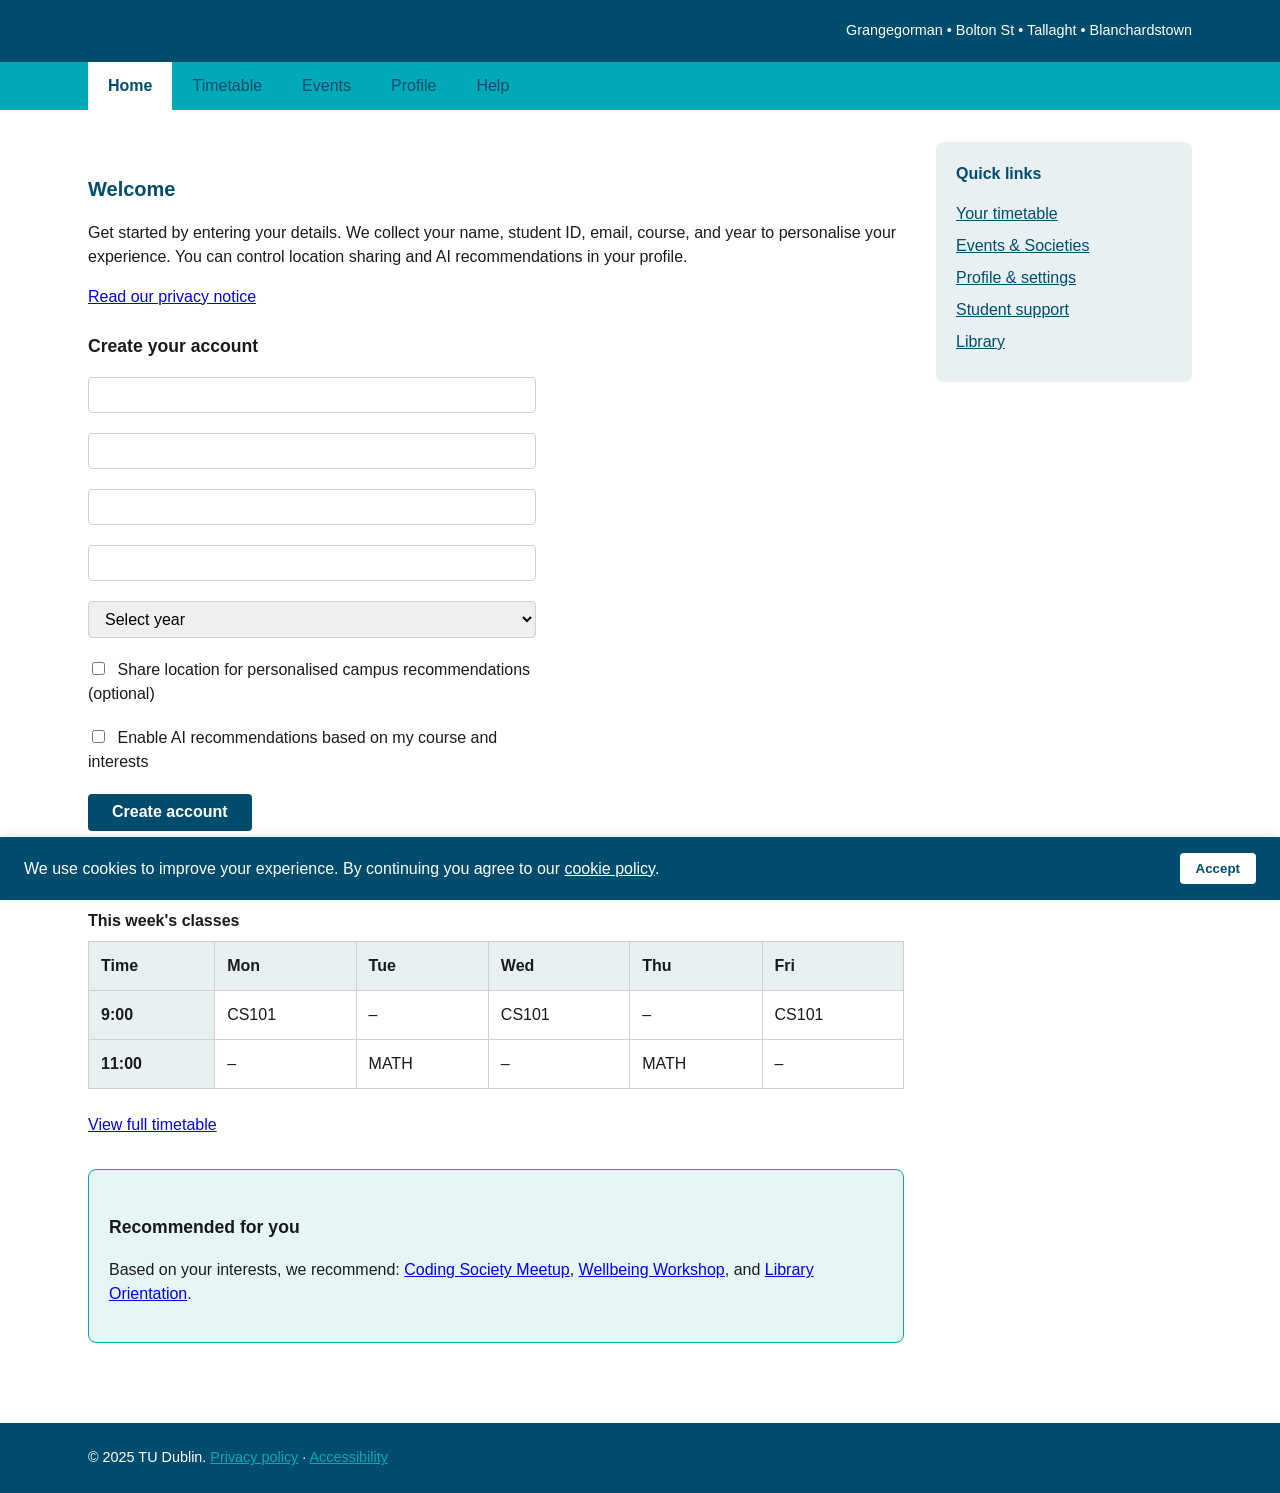
<file: sem2week17-main/index.html>
<!DOCTYPE html>
<html lang="en">
<head>
  <meta charset="utf-8">
  <meta name="viewport" content="width=device-width, initial-scale=1">
  <title>Campus Life Companion – TU Dublin</title>
  <link rel="stylesheet" href="styles.css">
</head>
<body>
  <a href="#main-content" class="skip-link">Skip to main content</a>

  <header class="site-header" role="banner">
    <div class="wrapper">
      <h1 class="logo"><a href="index.html">TU Dublin – Campus Life Companion</a></h1>
      <p class="subtitle">Grangegorman • Bolton St • Tallaght • Blanchardstown</p>
    </div>
  </header>

  <nav class="main-nav" aria-label="Main navigation">
    <div class="wrapper">
      <ul>
        <li><a href="index.html" aria-current="page">Home</a></li>
        <li><a href="timetable.html">Timetable</a></li>
        <li><a href="events.html">Events</a></li>
        <li><a href="profile.html">Profile</a></li>
        <li><a href="https://www.tudublin.ie/connect/technology-services/need-it-support/">Help</a></li>
      </ul>
    </div>
  </nav>

  <main id="main-content" class="main-content" role="main">
    <div class="wrapper">
      <div class="content-with-sidebar">
        <article>
          <section aria-labelledby="welcome-heading">
            <h2 id="welcome-heading">Welcome</h2>
            <p>Get started by entering your details. We collect your name, student ID, email, course, and year to personalise your experience. You can control location sharing and AI recommendations in your profile.</p>
            <p><a href="https://www.tudublin.ie/explore/gdpr/data-protection-policy/">Read our privacy notice</a></p>
          </section>

          <section aria-labelledby="form-heading">
            <form id="signup" aria-labelledby="form-heading">
              <h3 id="form-heading">Create your account</h3>
              <div class="form-group">
                <input type="text" id="name" name="name" required autocomplete="name">
              </div>
              <div class="form-group">
                <input type="text" id="sid" name="sid" required autocomplete="username">
              </div>
              <div class="form-group">
                <input type="email" id="email" name="email" required autocomplete="email">
              </div>
              <div class="form-group">
                <input type="text" id="course" name="course">
              </div>
              <div class="form-group">
                <select id="year" name="year">
                  <option value="">Select year</option>
                  <option value="1">Year 1</option>
                  <option value="2">Year 2</option>
                  <option value="3">Year 3</option>
                  <option value="4">Year 4</option>
                </select>
              </div>
              <div class="form-group">
                <input type="checkbox" name="location" id="location">
                <span>Share location for personalised campus recommendations (optional)</span>
              </div>
              <div class="form-group">
                <input type="checkbox" name="ai" id="ai">
                <span>Enable AI recommendations based on my course and interests</span>
              </div>
              <button type="submit">Create account</button>
            </form>
          </section>

          <section aria-labelledby="timetable-heading">
            <h2 id="timetable-heading">Quick glance – Your timetable</h2>
            <table>
              <caption>This week's classes</caption>
              <thead>
                <tr>
                  <th scope="col">Time</th>
                  <th scope="col">Mon</th>
                  <th scope="col">Tue</th>
                  <th scope="col">Wed</th>
                  <th scope="col">Thu</th>
                  <th scope="col">Fri</th>
                </tr>
              </thead>
              <tbody>
                <tr>
                  <th scope="row">9:00</th>
                  <td>CS101</td>
                  <td><span aria-hidden="true">–</span></td>
                  <td>CS101</td>
                  <td><span aria-hidden="true">–</span></td>
                  <td>CS101</td>
                </tr>
                <tr>
                  <th scope="row">11:00</th>
                  <td><span aria-hidden="true">–</span></td>
                  <td>MATH</td>
                  <td><span aria-hidden="true">–</span></td>
                  <td>MATH</td>
                  <td><span aria-hidden="true">–</span></td>
                </tr>
              </tbody>
            </table>
            <p><a href="timetable.html">View full timetable</a></p>
          </section>

          <section class="recommendations" aria-labelledby="rec-heading">
            <h3 id="rec-heading">Recommended for you</h3>
            <p>Based on your interests, we recommend: <a href="events.html">Coding Society Meetup</a>, <a href="events.html">Wellbeing Workshop</a>, and <a href="events.html">Library Orientation</a>.</p>
          </section>
        </article>

        <aside class="sidebar" aria-labelledby="quicklinks-heading">
          <h3 id="quicklinks-heading">Quick links</h3>
          <ul>
            <li><a href="timetable.html">Your timetable</a></li> 
            <li><li><a href="events.html">Events & Societies</a></li>
            <li><a href= "profile.html"> Profile & settings</a></li>
            <li><li><a href="https://www.tudublin.ie/for-students/contact-us/">Student support</a></li>
            <li><li><a href="https://www.tudublin.ie/library/">Library</a></li>
          </ul>
        </aside>
      </div>
    </div>
  </main>

  <footer class="site-footer" role="contentinfo">
    <div class="wrapper">
      <p>© 2025 TU Dublin. <a href="#">Privacy policy</a> · <a href="#">Accessibility</a></p>
    </div>
  </footer>

  <div id="cookie-banner" class="cookie-banner" role="dialog" aria-label="Cookie consent">
    <p>We use cookies to improve your experience. By continuing you agree to our <a href="#">cookie policy</a>.</p>
    <button type="button" data-cookie-accept>Accept</button>
  </div>

  <script src="app.js"></script>
</body>
</html>
</file>
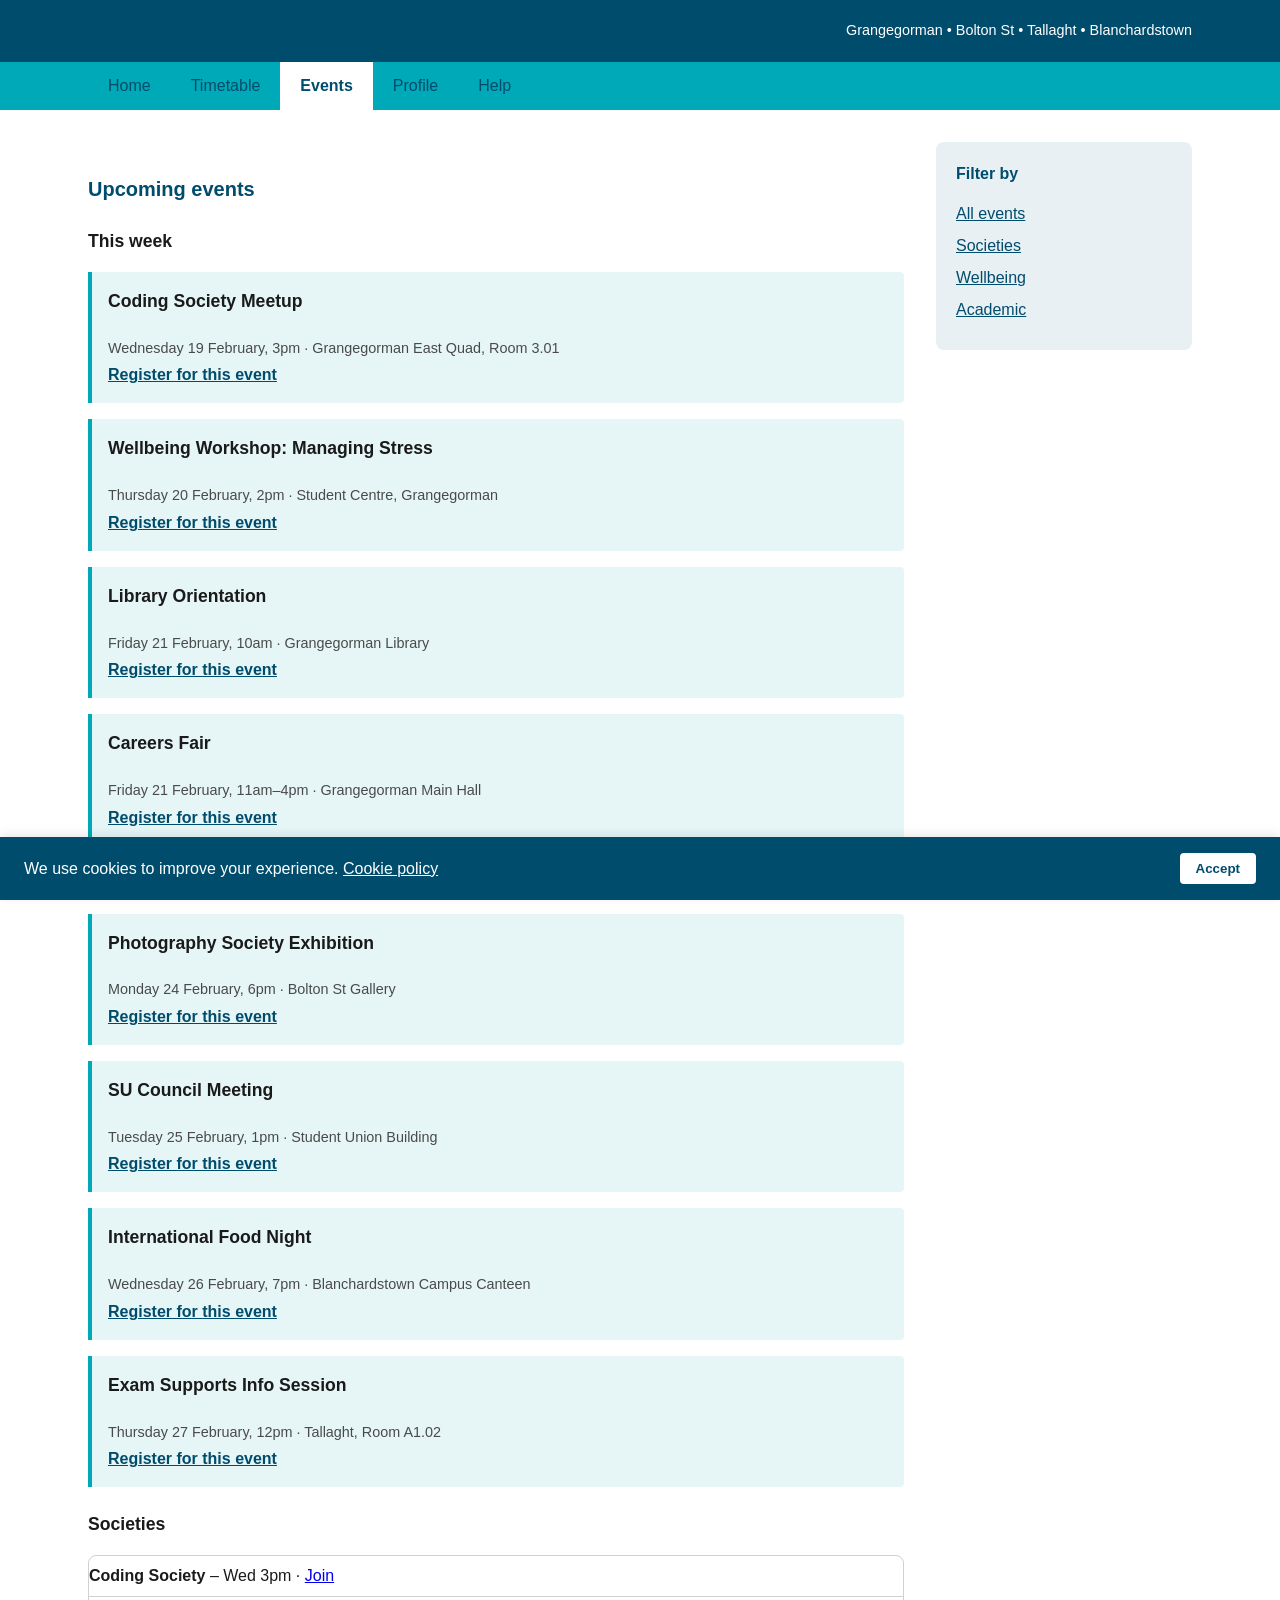
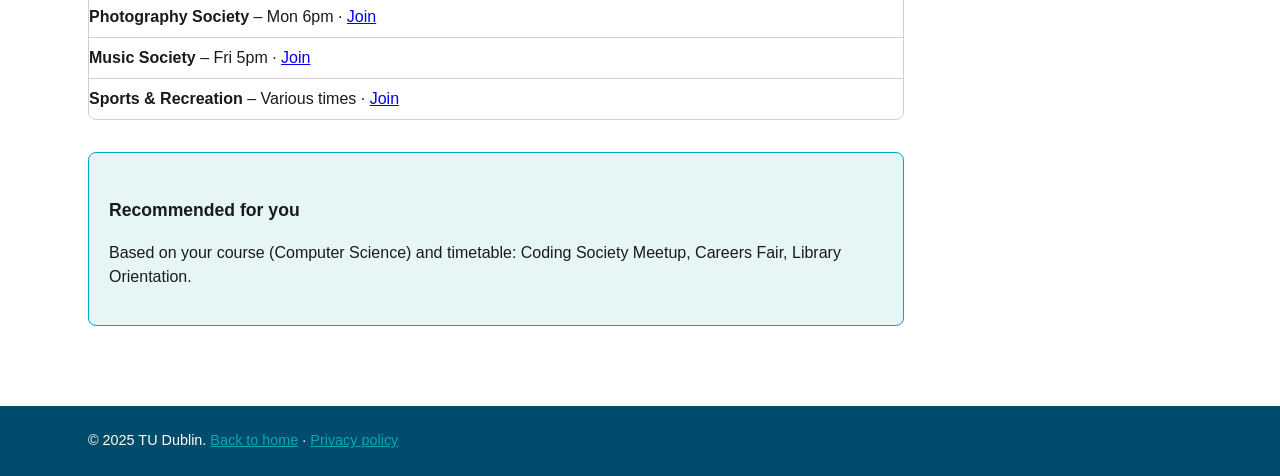
<file: sem2week17-main/events.html>
<!DOCTYPE html>
<html lang="en">
<head>
  <meta charset="utf-8">
  <meta name="viewport" content="width=device-width, initial-scale=1">
  <title>Events – Campus Life Companion</title>
  <link rel="stylesheet" href="styles.css">
</head>
<body>
  <a href="#main-content" class="skip-link">Skip to main content</a>

  <header class="site-header" role="banner">
    <div class="wrapper">
      <h1 class="logo"><a href="index.html">TU Dublin – Campus Life Companion</a></h1>
      <p class="subtitle">Grangegorman • Bolton St • Tallaght • Blanchardstown</p>
    </div>
  </header>

  <nav class="main-nav" aria-label="Main navigation">
    <div class="wrapper">
      <ul>
        <li><a href="index.html">Home</a></li>
        <li><a href="timetable.html">Timetable</a></li>
        <li><a href="events.html" aria-current="page">Events</a></li>
        <li><a href="profile.html">Profile</a></li>
        <li><a href="https://www.tudublin.ie/connect/technology-services/need-it-support/">Help</a></li>
      </ul>
    </div>
  </nav>

  <main id="main-content" class="main-content" role="main">
    <div class="wrapper">
      <div class="content-with-sidebar">
        <article>
          <header>
            <h2>Upcoming events</h2>
          </header>

          <section aria-labelledby="this-week-heading">
            <h3 id="this-week-heading">This week</h3>
            <article class="event-card">
              <h4>Coding Society Meetup</h4>
              <p class="meta"><time datetime="2025-02-19T15:00">Wednesday 19 February, 3pm</time> · Grangegorman East Quad, Room 3.01</p>
              <a href="#">Register for this event</a>
            </article>
            <article class="event-card">
              <h4>Wellbeing Workshop: Managing Stress</h4>
              <p class="meta"><time datetime="2025-02-20T14:00">Thursday 20 February, 2pm</time> · Student Centre, Grangegorman</p>
              <a href="#">Register for this event</a>
            </article>
            <article class="event-card">
              <h4>Library Orientation</h4>
              <p class="meta"><time datetime="2025-02-21T10:00">Friday 21 February, 10am</time> · Grangegorman Library</p>
              <a href="#">Register for this event</a>
            </article>
            <article class="event-card">
              <h4>Careers Fair</h4>
              <p class="meta"><time datetime="2025-02-21T11:00">Friday 21 February, 11am–4pm</time> · Grangegorman Main Hall</p>
              <a href="#">Register for this event</a>
            </article>
          </section>

          <section aria-labelledby="next-week-heading">
            <h3 id="next-week-heading">Next week</h3>
            <article class="event-card">
              <h4>Photography Society Exhibition</h4>
              <p class="meta"><time datetime="2025-02-24T18:00">Monday 24 February, 6pm</time> · Bolton St Gallery</p>
              <a href="#">Register for this event</a>
            </article>
            <article class="event-card">
              <h4>SU Council Meeting</h4>
              <p class="meta"><time datetime="2025-02-25T13:00">Tuesday 25 February, 1pm</time> · Student Union Building</p>
              <a href="#">Register for this event</a>
            </article>
            <article class="event-card">
              <h4>International Food Night</h4>
              <p class="meta"><time datetime="2025-02-26T19:00">Wednesday 26 February, 7pm</time> · Blanchardstown Campus Canteen</p>
              <a href="#">Register for this event</a>
            </article>
            <article class="event-card">
              <h4>Exam Supports Info Session</h4>
              <p class="meta"><time datetime="2025-02-27T12:00">Thursday 27 February, 12pm</time> · Tallaght, Room A1.02</p>
              <a href="#">Register for this event</a>
            </article>
          </section>

          <section aria-labelledby="societies-heading">
            <h3 id="societies-heading">Societies</h3>
            <ul class="card societies-list">
              <li><strong>Coding Society</strong> – Wed 3pm · <a href="#">Join</a></li>
              <li><strong>Photography Society</strong> – Mon 6pm · <a href="#">Join</a></li>
              <li><strong>Music Society</strong> – Fri 5pm · <a href="#">Join</a></li>
              <li><strong>Sports & Recreation</strong> – Various times · <a href="#">Join</a></li>
            </ul>
          </section>

          <section class="recommendations" aria-labelledby="rec-heading">
            <h3 id="rec-heading">Recommended for you</h3>
            <p>Based on your course (Computer Science) and timetable: Coding Society Meetup, Careers Fair, Library Orientation.</p>
          </section>
        </article>

        <aside class="sidebar" aria-labelledby="filter-heading">
          <h3 id="filter-heading">Filter by</h3>
          <ul>
            <li><a href="#">All events</a></li>
            <li><a href="#">Societies</a></li>
            <li><a href="#">Wellbeing</a></li>
            <li><a href="#">Academic</a></li>
          </ul>
        </aside>
      </div>
    </div>
  </main>

  <footer class="site-footer" role="contentinfo">
    <div class="wrapper">
      <p>© 2025 TU Dublin. <a href="index.html">Back to home</a> · <a href="#">Privacy policy</a></p>
    </div>
  </footer>

  <div id="cookie-banner" class="cookie-banner" role="dialog" aria-label="Cookie consent">
    <p>We use cookies to improve your experience. <a href="#">Cookie policy</a></p>
    <button type="button" data-cookie-accept>Accept</button>
  </div>

  <script src="app.js"></script>
</body>
</html>
</file>
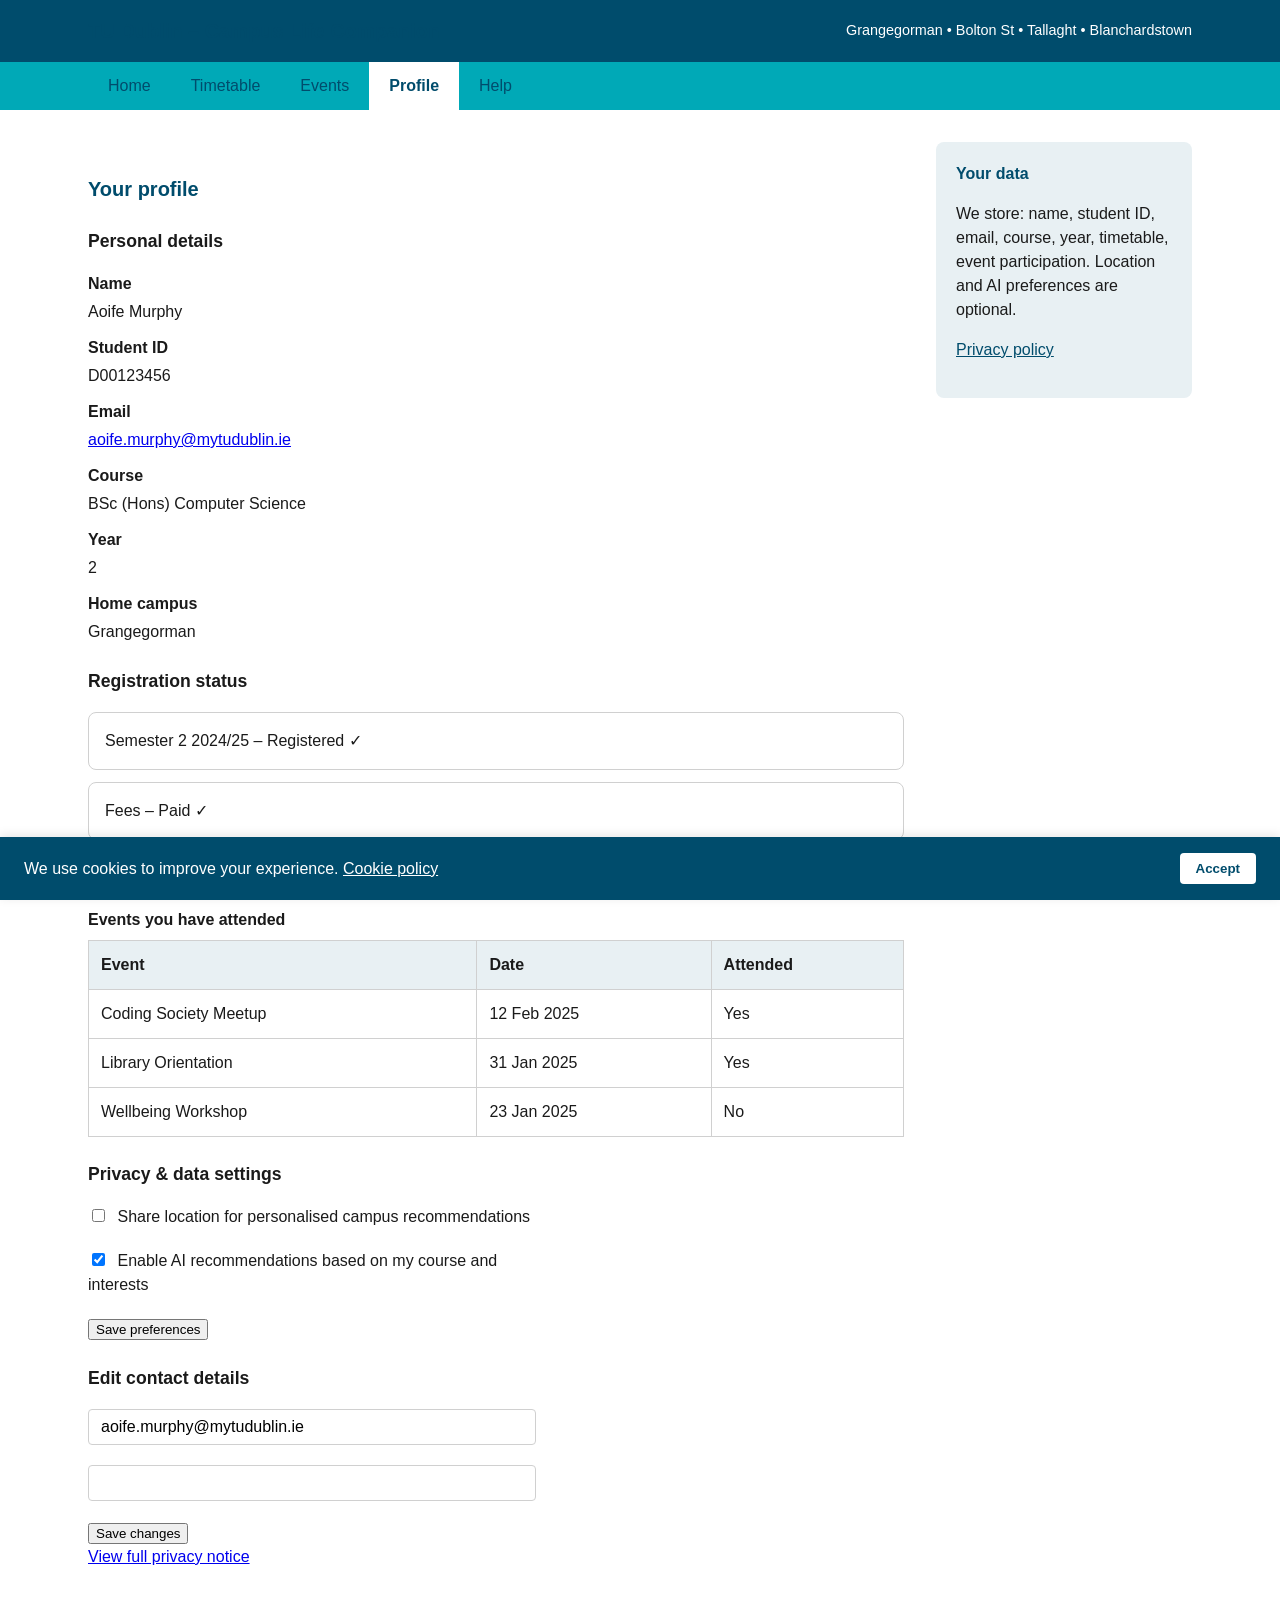
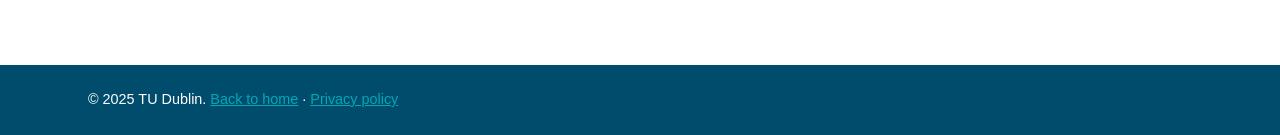
<file: sem2week17-main/profile.html>
<!DOCTYPE html>
<html lang="en">
<head>
  <meta charset="utf-8">
  <meta name="viewport" content="width=device-width, initial-scale=1">
  <title>Profile – Campus Life Companion</title>
  <link rel="stylesheet" href="styles.css">
</head>
<body>
  <a href="#main-content" class="skip-link">Skip to main content</a>

  <header class="site-header" role="banner">
    <div class="wrapper">
      <h1 class="logo"><a href="index.html">TU Dublin – Campus Life Companion</a></h1>
      <p class="subtitle">Grangegorman • Bolton St • Tallaght • Blanchardstown</p>
    </div>
  </header>

  <nav class="main-nav" aria-label="Main navigation">
    <div class="wrapper">
      <ul>
        <li><a href="index.html">Home</a></li>
        <li><a href="timetable.html">Timetable</a></li>
        <li><a href="events.html">Events</a></li>
        <li><a href="profile.html" aria-current="page">Profile</a></li>
        <li><a href="https://www.tudublin.ie/connect/technology-services/need-it-support/">Help</a></li>
      </ul>
    </div>
  </nav>

  <main id="main-content" class="main-content" role="main">
    <div class="wrapper">
      <div class="content-with-sidebar">
        <article>
          <header>
            <h2>Your profile</h2>
          </header>

          <section aria-labelledby="details-heading">
            <h3 id="details-heading">Personal details</h3>
            <dl>
              <dt>Name</dt>
              <dd>Aoife Murphy</dd>
              <dt>Student ID</dt>
              <dd>D00123456</dd>
              <dt>Email</dt>
              <dd><a href="mailto:aoife.murphy@mytudublin.ie">aoife.murphy@mytudublin.ie</a></dd>
              <dt>Course</dt>
              <dd>BSc (Hons) Computer Science</dd>
              <dt>Year</dt>
              <dd>2</dd>
              <dt>Home campus</dt>
              <dd>Grangegorman</dd>
            </dl>
          </section>

          <section aria-labelledby="registration-heading">
            <h3 id="registration-heading">Registration status</h3>
            <ul class="list-unstyled">
              <li class="card">Semester 2 2024/25 – Registered ✓</li>
              <li class="card">Fees – Paid ✓</li>
            </ul>
          </section>

          <section aria-labelledby="participation-heading">
            <h3 id="participation-heading">Event participation</h3>
            <table>
              <caption>Events you have attended</caption>
              <thead>
                <tr>
                  <th scope="col">Event</th>
                  <th scope="col">Date</th>
                  <th scope="col">Attended</th>
                </tr>
              </thead>
              <tbody>
                <tr>
                  <td>Coding Society Meetup</td>
                  <td><time datetime="2025-02-12">12 Feb 2025</time></td>
                  <td>Yes</td>
                </tr>
                <tr>
                  <td>Library Orientation</td>
                  <td><time datetime="2025-01-31">31 Jan 2025</time></td>
                  <td>Yes</td>
                </tr>
                <tr>
                  <td>Wellbeing Workshop</td>
                  <td><time datetime="2025-01-23">23 Jan 2025</time></td>
                  <td>No</td>
                </tr>
              </tbody>
            </table>
          </section>

          <section id="privacy" aria-labelledby="privacy-heading">
            <h3 id="privacy-heading">Privacy & data settings</h3>
            <form>
              <div class="form-group">
                <input type="checkbox" name="location" id="location">
                <span>Share location for personalised campus recommendations</span>
              </div>
              <div class="form-group">
                <input type="checkbox" name="ai" id="ai" checked>
                <span>Enable AI recommendations based on my course and interests</span>
              </div>
              <button type="button">Save preferences</button>
            </form>
          </section>

          <section aria-labelledby="contact-heading">
            <h3 id="contact-heading">Edit contact details</h3>
            <form>
              <div class="form-group">
                <input type="email" id="email-edit" value="aoife.murphy@mytudublin.ie">
              </div>
              <div class="form-group">
                <input type="tel" id="phone">
              </div>
              <button type="button">Save changes</button>
            </form>
          </section>

          <p><a href="#">View full privacy notice</a></p>
        </article>

        <aside class="sidebar" aria-labelledby="data-heading">
          <h3 id="data-heading">Your data</h3>
          <p>We store: name, student ID, email, course, year, timetable, event participation. Location and AI preferences are optional.</p>
          <p><a href="https://www.tudublin.ie/explore/gdpr/data-protection-policy/">Privacy policy</a></p>
        </aside>
      </div>
    </div>
  </main>

  <footer class="site-footer" role="contentinfo">
    <div class="wrapper">
      <p>© 2025 TU Dublin. <a href="index.html">Back to home</a> · <a href="#">Privacy policy</a></p>
    </div>
  </footer>

  <div id="cookie-banner" class="cookie-banner" role="dialog" aria-label="Cookie consent">
    <p>We use cookies to improve your experience. <a href="#">Cookie policy</a></p>
    <button type="button" data-cookie-accept>Accept</button>
  </div>

  <script src="app.js"></script>
</body>
</html>
</file>
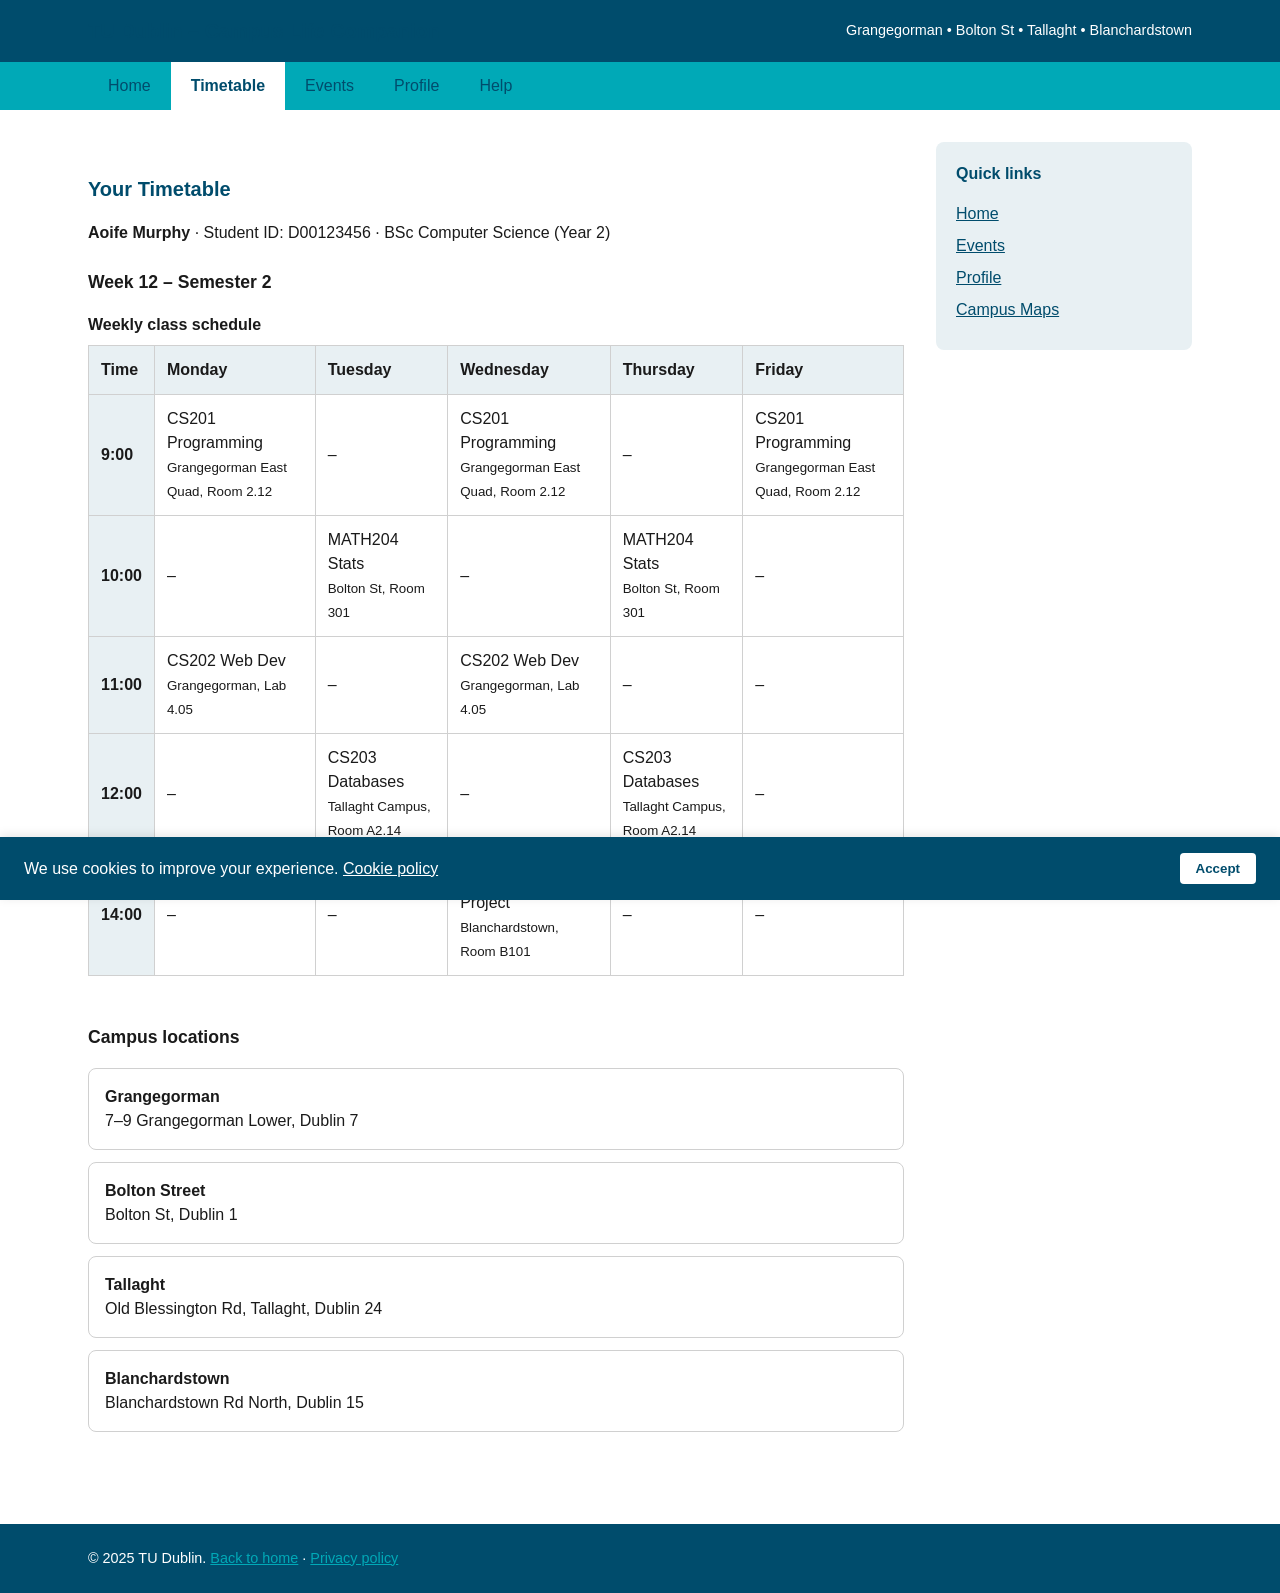
<file: sem2week17-main/timetable.html>
<!DOCTYPE html>
<html lang="en">
<head>
  <meta charset="utf-8">
  <meta name="viewport" content="width=device-width, initial-scale=1">
  <title>Your Timetable – Campus Life Companion</title>
  <link rel="stylesheet" href="styles.css">
</head>
<body>
  <a href="#main-content" class="skip-link">Skip to main content</a>

  <header class="site-header" role="banner">
    <div class="wrapper">
      <h1 class="logo"><a href="index.html">TU Dublin – Campus Life Companion</a></h1>
      <p class="subtitle">Grangegorman • Bolton St • Tallaght • Blanchardstown</p>
    </div>
  </header>

  <nav class="main-nav" aria-label="Main navigation">
    <div class="wrapper">
      <ul>
        <li><a href="index.html">Home</a></li>
        <li><a href="timetable.html" aria-current="page">Timetable</a></li>
        <li><a href="events.html">Events</a></li>
        <li><a href="profile.html">Profile</a></li>
        <li><a href="help.html#">Help</a></li>
      </ul>
    </div>
  </nav>

  <main id="main-content" class="main-content" role="main">
    <div class="wrapper">
      <div class="content-with-sidebar">
        <article>
          <header>
            <h2>Your Timetable</h2>
            <p><strong>Aoife Murphy</strong> · Student ID: D00123456 · BSc Computer Science (Year 2)</p>
          </header>

          <section aria-labelledby="schedule-heading">
            <h3 id="schedule-heading">Week 12 – Semester 2</h3>
            <div class="table-scroll">
              <table>
                <caption>Weekly class schedule</caption>
                <thead>
                  <tr>
                    <th scope="col">Time</th>
                    <th scope="col">Monday</th>
                    <th scope="col">Tuesday</th>
                    <th scope="col">Wednesday</th>
                    <th scope="col">Thursday</th>
                    <th scope="col">Friday</th>
                  </tr>
                </thead>
                <tbody>
                  <tr>
                    <th scope="row">9:00</th>
                    <td>CS201 Programming<br><small>Grangegorman East Quad, Room 2.12</small></td>
                    <td><span aria-hidden="true">–</span></td>
                    <td>CS201 Programming<br><small>Grangegorman East Quad, Room 2.12</small></td>
                    <td><span aria-hidden="true">–</span></td>
                    <td>CS201 Programming<br><small>Grangegorman East Quad, Room 2.12</small></td>
                  </tr>
                  <tr>
                    <th scope="row">10:00</th>
                    <td><span aria-hidden="true">–</span></td>
                    <td>MATH204 Stats<br><small>Bolton St, Room 301</small></td>
                    <td><span aria-hidden="true">–</span></td>
                    <td>MATH204 Stats<br><small>Bolton St, Room 301</small></td>
                    <td><span aria-hidden="true">–</span></td>
                  </tr>
                  <tr>
                    <th scope="row">11:00</th>
                    <td>CS202 Web Dev<br><small>Grangegorman, Lab 4.05</small></td>
                    <td><span aria-hidden="true">–</span></td>
                    <td>CS202 Web Dev<br><small>Grangegorman, Lab 4.05</small></td>
                    <td><span aria-hidden="true">–</span></td>
                    <td><span aria-hidden="true">–</span></td>
                  </tr>
                  <tr>
                    <th scope="row">12:00</th>
                    <td><span aria-hidden="true">–</span></td>
                    <td>CS203 Databases<br><small>Tallaght Campus, Room A2.14</small></td>
                    <td><span aria-hidden="true">–</span></td>
                    <td>CS203 Databases<br><small>Tallaght Campus, Room A2.14</small></td>
                    <td><span aria-hidden="true">–</span></td>
                  </tr>
                  <tr>
                    <th scope="row">14:00</th>
                    <td><span aria-hidden="true">–</span></td>
                    <td><span aria-hidden="true">–</span></td>
                    <td>SOFT201 Group Project<br><small>Blanchardstown, Room B101</small></td>
                    <td><span aria-hidden="true">–</span></td>
                    <td><span aria-hidden="true">–</span></td>
                  </tr>
                </tbody>
              </table>
            </div>
          </section>

          <section aria-labelledby="locations-heading">
            <h3 id="locations-heading">Campus locations</h3>
            <ul class="list-unstyled">
              <li class="card">
                <strong>Grangegorman</strong><br>
                <address>7–9 Grangegorman Lower, Dublin 7</address>
              </li>
              <li class="card">
                <strong>Bolton Street</strong><br>
                <address>Bolton St, Dublin 1</address>
              </li>
              <li class="card">
                <strong>Tallaght</strong><br>
                <address>Old Blessington Rd, Tallaght, Dublin 24</address>
              </li>
              <li class="card">
                <strong>Blanchardstown</strong><br>
                <address>Blanchardstown Rd North, Dublin 15</address>
              </li>
            </ul>
          </section>
        </article>

        <aside class="sidebar" aria-labelledby="sidebar-heading">
          <h3 id="sidebar-heading">Quick links</h3>
          <ul>
            <li><a href="home.html">Home</a></li>
            <li><a href="events.html">Events</a></li>
            <li><a href="profile.html">Profile</a></li>
            <li><a href="https://www.tudublin.ie/explore/our-campuses/campus-maps/">Campus Maps</a></li>
          </ul>
        </aside>
      </div>
    </div>
  </main>

  <footer class="site-footer" role="contentinfo">
    <div class="wrapper">
      <p>© 2025 TU Dublin. <a href="index.html">Back to home</a> · <a href="#">Privacy policy</a></p>
    </div>
  </footer>

  <div id="cookie-banner" class="cookie-banner" role="dialog" aria-label="Cookie consent">
    <p>We use cookies to improve your experience. <a href="#">Cookie policy</a></p>
    <button type="button" data-cookie-accept>Accept</button>
  </div>

  <script src="app.js"></script>
</body>
</html>
</file>
<file: sem2week17-main/styles.css>
/* TU Dublin Campus Life Companion - Accessible design */
:root {
  --tud-dark-blue: #004C6C;
  --tud-teal: #00a9b7;
  --tud-teal-light: #e6f6f7;
  --tud-dark-blue-light: #e8f0f3;
  --white: #ffffff;
  --text: #1a1a1a;
  --text-muted: #4a4a4a;
  --border: #d0d0d0;
  --focus: #00a9b7;
}

* { box-sizing: border-box; }
:focus-visible { outline: 2px solid var(--focus); outline-offset: 2px; }

html { font-size: 100%; scroll-behavior: smooth; }
body {
  font-family: -apple-system, BlinkMacSystemFont, "Segoe UI", Roboto, "Helvetica Neue", Arial, sans-serif;
  font-size: 1rem;
  line-height: 1.5;
  color: var(--text);
  background: var(--white);
  margin: 0;
}

.skip-link {
  position: absolute;
  top: -3rem;
  left: 0.5rem;
  background: var(--tud-dark-blue);
  color: var(--white);
  padding: 0.5rem 1rem;
  z-index: 100;
  text-decoration: none;
  border-radius: 0.25rem;
}
.skip-link:focus { top: 0.5rem; }

.wrapper {
  max-width: 72rem;
  margin: 0 auto;
  padding: 0 1.5rem;
}

/* Header */
.site-header {
  background: var(--tud-dark-blue);
  color: var(--white);
  padding: 1rem 0;
}
.site-header .wrapper { display: flex; align-items: center; justify-content: space-between; flex-wrap: wrap; gap: 1rem; }
.logo { font-size: 1.25rem; font-weight: 700; margin: 0; }
.logo a { color: inherit; text-decoration: none; }
.logo a:hover { text-decoration: underline; }

/* Navigation */
.main-nav { background: var(--tud-teal); }
.main-nav ul {
  list-style: none;
  margin: 0;
  padding: 0;
  display: flex;
  flex-wrap: wrap;
  gap: 0;
}
.main-nav a {
  display: block;
  padding: 0.75rem 1.25rem;
  color: var(--tud-dark-blue);
  text-decoration: none;
  font-weight: 500;
}
.main-nav a:hover { background: var(--tud-teal-light); }
.main-nav a[aria-current="page"] { background: var(--white); font-weight: 600; }

/* Main content */
.main-content {
  padding: 2rem 0;
  min-height: 50vh;
}
.content-with-sidebar {
  display: grid;
  grid-template-columns: 1fr 16rem;
  gap: 2rem;
  align-items: start;
}
@media (max-width: 48rem) {
  .content-with-sidebar { grid-template-columns: 1fr; }
}

.sidebar {
  background: var(--tud-dark-blue-light);
  padding: 1.25rem;
  border-radius: 0.5rem;
}
.sidebar h3 { margin-top: 0; font-size: 1rem; color: var(--tud-dark-blue); }
.sidebar ul { list-style: none; padding: 0; margin: 0; }
.sidebar li { margin-bottom: 0.5rem; }
.sidebar a { color: var(--tud-dark-blue); text-decoration: underline; }
.sidebar a:hover { text-decoration: none; }

/* Typography */
h1 { font-size: 1.75rem; color: var(--tud-dark-blue); margin-top: 0; }
h2 { font-size: 1.25rem; color: var(--tud-dark-blue); margin-top: 2rem; }
h3 { font-size: 1.1rem; margin-top: 1.5rem; }
p { margin: 0 0 1rem; }

/* Forms */
form { max-width: 28rem; }
.form-group { margin-bottom: 1.25rem; }
.form-group label {
  display: block;
  font-weight: 600;
  margin-bottom: 0.35rem;
}
.form-group input,
.form-group select {
  width: 100%;
  padding: 0.5rem 0.75rem;
  font-size: 1rem;
  border: 1px solid var(--border);
  border-radius: 0.25rem;
}
.form-group input[type="checkbox"] {
  width: auto;
  margin-right: 0.5rem;
}
.checkbox-label { font-weight: 400; display: flex; align-items: flex-start; gap: 0.5rem; }
.checkbox-label input { margin-top: 0.25rem; }
button[type="submit"],
button.primary {
  background: var(--tud-dark-blue);
  color: var(--white);
  padding: 0.6rem 1.5rem;
  font-size: 1rem;
  border: none;
  border-radius: 0.25rem;
  cursor: pointer;
  font-weight: 600;
}
button[type="submit"]:hover,
button.primary:hover { background: #003d54; }

/* Tables */
table {
  width: 100%;
  border-collapse: collapse;
  margin-bottom: 1.5rem;
}
th, td {
  padding: 0.75rem;
  border: 1px solid var(--border);
  text-align: left;
}
th { background: var(--tud-dark-blue-light); font-weight: 600; }
caption { font-weight: 600; margin-bottom: 0.5rem; text-align: left; }

/* Cards */
.card {
  background: var(--white);
  border: 1px solid var(--border);
  border-radius: 0.5rem;
  padding: 1rem;
  margin-bottom: 0.75rem;
}
.card h3 { margin-top: 0; }

/* Event blocks */
.event-card {
  border-left: 4px solid var(--tud-teal);
  padding: 1rem;
  margin-bottom: 1rem;
  background: var(--tud-teal-light);
  border-radius: 0 0.25rem 0.25rem 0;
}
.event-card h3,
.event-card h4 { margin-top: 0; font-size: 1.1rem; }
.event-card .meta { color: var(--text-muted); font-size: 0.9rem; margin: 0.25rem 0; }
.event-card a { color: var(--tud-dark-blue); font-weight: 600; }

/* Footer */
.site-footer {
  background: var(--tud-dark-blue);
  color: var(--white);
  padding: 1.5rem 0;
  margin-top: 3rem;
}
.site-footer a { color: var(--tud-teal); }
.site-footer a:hover { text-decoration: underline; }
.site-footer p { margin: 0; font-size: 0.9rem; }

/* Cookie banner - accessible */
.cookie-banner {
  position: fixed;
  bottom: 0;
  left: 0;
  right: 0;
  background: var(--tud-dark-blue);
  color: var(--white);
  padding: 1rem 1.5rem;
  display: flex;
  align-items: center;
  justify-content: space-between;
  flex-wrap: wrap;
  gap: 1rem;
  z-index: 1000;
  box-shadow: 0 -2px 10px rgba(0,0,0,0.1);
}
.cookie-banner p { margin: 0; flex: 1; min-width: 16rem; }
.cookie-banner button {
  background: var(--white);
  color: var(--tud-dark-blue);
  padding: 0.5rem 1rem;
  border: none;
  border-radius: 0.25rem;
  font-weight: 600;
  cursor: pointer;
}

/* Societies list */
.societies-list { list-style: none; padding: 0; margin: 0 0 1rem; }
.societies-list li { padding: 0.5rem 0; border-bottom: 1px solid var(--border); }
.societies-list li:last-child { border-bottom: none; }

/* Header subtitle */
.site-header .subtitle { margin: 0; font-size: 0.9rem; }

/* Table scroll wrapper */
.table-scroll { overflow-x: auto; }

/* Unstyled list */
.list-unstyled { list-style: none; padding: 0; margin: 0; }

/* Description list */
dl { margin: 0 0 1.5rem; }
dt { font-weight: 600; margin-top: 0.75rem; }
dt:first-child { margin-top: 0; }
dd { margin: 0.25rem 0 0; }

/* Address - reset default italic */
address { font-style: normal; }

/* Cookie banner link */
.cookie-banner a { color: inherit; text-decoration: underline; }

/* Recommendations callout */
.recommendations {
  background: var(--tud-teal-light);
  border: 1px solid var(--tud-teal);
  border-radius: 0.5rem;
  padding: 1.25rem;
  margin-top: 2rem;
}
</file>
